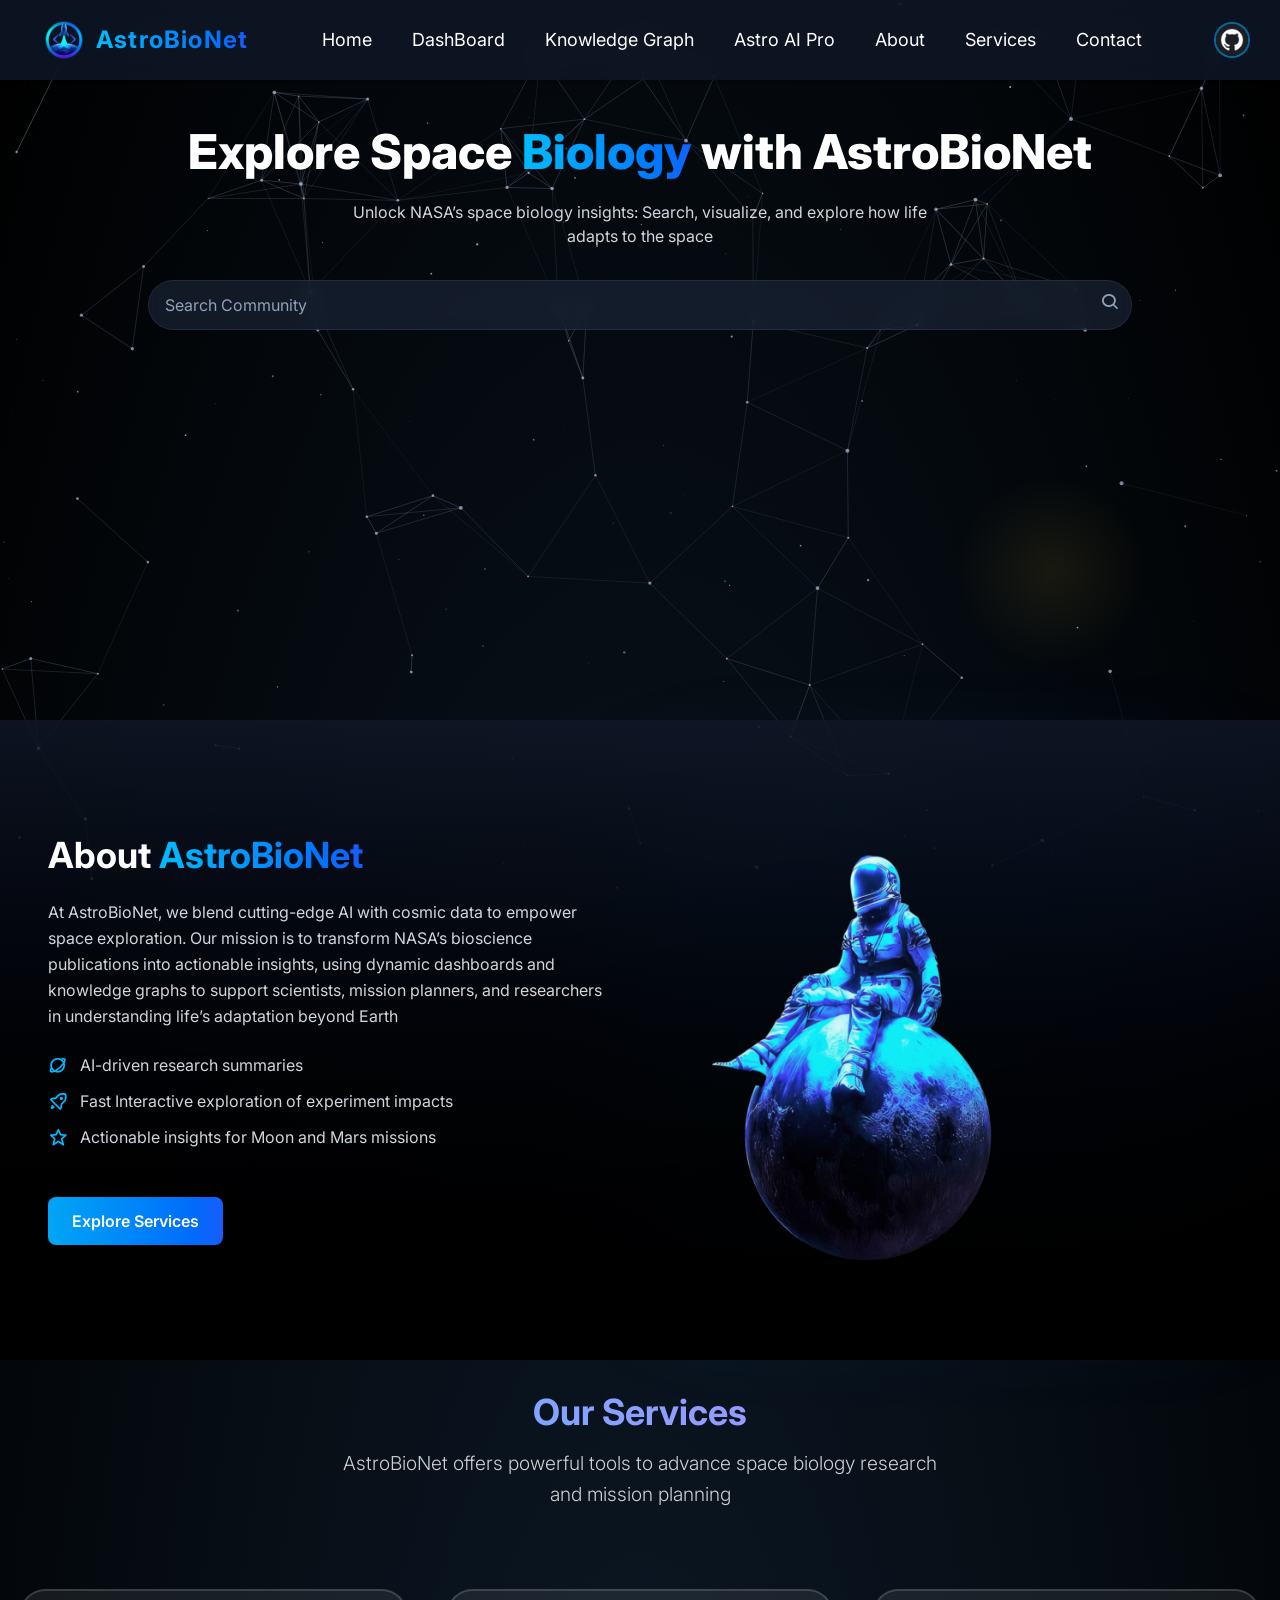
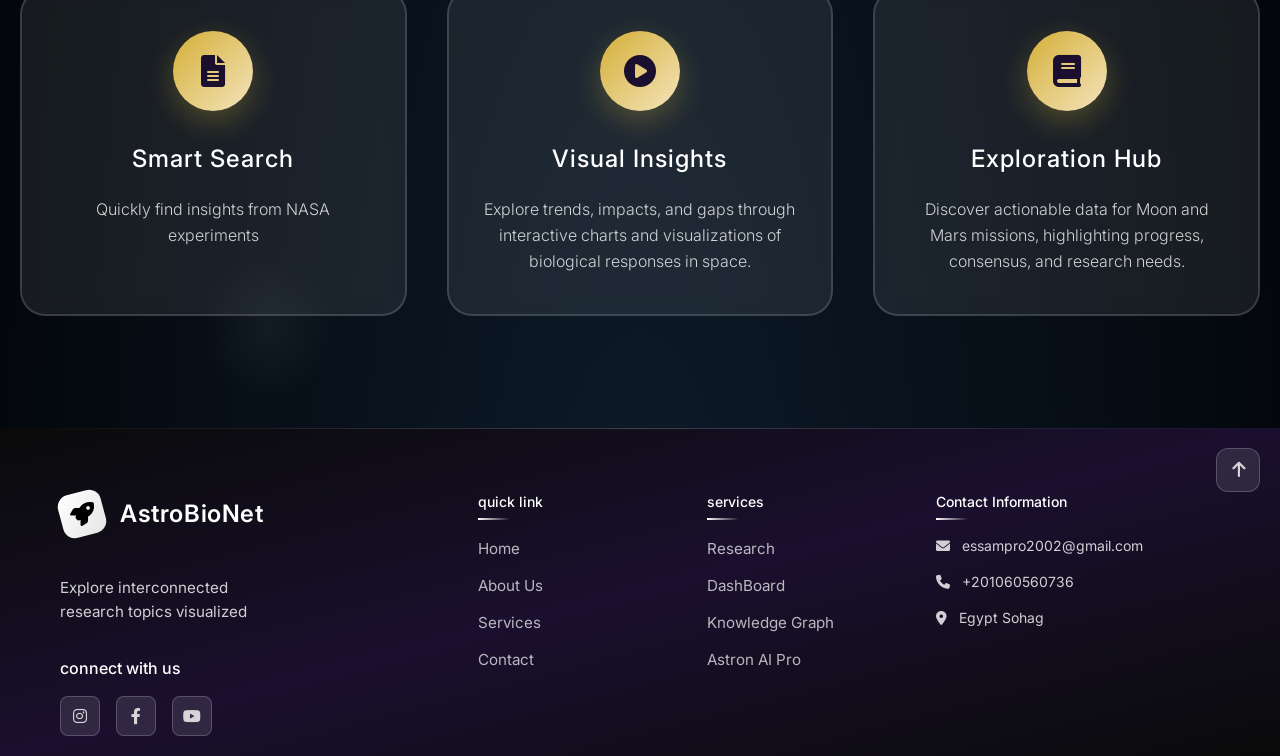
<file: index.html>
<!DOCTYPE html>
<html lang="en">

<head>
    <meta charset="UTF-8" />
    <meta name="viewport" content="width=device-width, initial-scale=1.0" />
    <title>AstroBioNet - Futuristic Space</title>
    <link href="https://fonts.googleapis.com/css2?family=Inter:wght@300;400;500;600;700&display=swap"
        rel="stylesheet" />
    <link href="https://unpkg.com/boxicons@2.1.4/css/boxicons.min.css" rel="stylesheet" />
    <link rel="stylesheet" href="https://cdnjs.cloudflare.com/ajax/libs/font-awesome/6.0.0/css/all.min.css">
    <link rel="stylesheet" href="dist/output.css" />

    <style>
        .sidenav {
            height: 100%;
            width: 280px;
            position: fixed;
            z-index: 200;
            top: 0;
            right: -280px;
            overflow-x: hidden;
            transition: right 0.4s ease;
            display: flex;
            flex-direction: column;
            background-color: rgba(0, 45, 56, 0.3);
            backdrop-filter: blur(10px);
            -webkit-backdrop-filter: blur(10px);
            border-left: 1px solid rgba(255, 255, 255, 0.1);
        }

        .sidenav.open {
            right: 0;
        }

        .sidenav-header {
            display: flex;
            align-items: center;
            justify-content: space-between;
            padding: 10px 25px;
            margin-bottom: 20px;
        }

        .sidenav-logo {
            font-size: 1.5rem;
            color: #fff;
            font-weight: bold;
        }

        .close-btn {
            font-size: 2rem;
            color: #8a91b4;
            text-decoration: none;
            transition: color 0.3s;
        }

        .close-btn:hover {
            color: #fff;
        }

        .sidenav-links {
            list-style: none;
            padding: 0 15px;
            flex-grow: 1;
        }

        .sidenav-links li a {
            padding: 15px 20px;
            text-decoration: none;
            font-size: 1rem;
            color: #a8b0d3;
            display: flex;
            align-items: center;
            border-radius: 12px;
            margin-bottom: 10px;
            transition: background-color 0.3s, color 0.3s;
        }

        .sidenav-links li a i {
            margin-right: 15px;
            width: 20px;
            text-align: center;
        }

        .sidenav-links li a:hover,
        .sidenav-links li a.active {
            background-color: #3b426e;
            color: #ffffff;
        }

        .logout-section {
            padding: 20px;
        }

        .logout-btn {
            display: flex;
            align-items: center;
            justify-content: center;
            width: 100%;
            padding: 15px;
            background-color: #fff;
            color: #272c4a;
            border: none;
            border-radius: 12px;
            font-size: 1rem;
            font-weight: 500;
            cursor: pointer;
        }

        .logout-btn i {
            margin-right: 10px;
        }
    </style>
</head>

<body class="text-white overflow-x-hidden">

    <div id="mySidenav" class="sidenav">
        <div class="sidenav-header">
            <span class="sidenav-logo">AstroBioNet</span>
            <a href="javascript:void(0)" class="close-btn" id="closeNavBtn">&times;</a>
        </div>
        <ul class="sidenav-links">
            <li><a href="#Home" class="active"><i class="bx bx-home"></i>Home</a></li>
            <li><a href="public/dashboard/index.html"><i class='bx bxs-dashboard'></i>DashBoard</a></li>
            <li><a href="public/knowledge_graph_pro/knowledge_g.html"><i class='bx bxl-graphql'></i>Knowledge Graph</a>
            </li>
            <li><a href="public/astro_agent/agentai.html"><i class='bx bxs-brain'></i>Astro AI Pro</a></li>
            <li><a href="#About"><i class="bx bx-info-circle"></i>About</a></li>
            <li><a href="#Services"><i class='bx bxs-server'></i>Services</a></li>
            <li><a href="#Contact"><i class="bx bx-envelope"></i>Contact</a></li>
        </ul>
        <div class="logout-section">
            <button class="logout-btn"><i class="fas fa-sign-out-alt"></i>Logout</button>
        </div>
    </div>

    <canvas id="stars-bg" class="background-canvas"></canvas>
    <canvas id="plexus-bg" class="background-canvas"></canvas>

    <div class="content-wrapper">
        <main>
            <header class="fixed top-0 left-0 w-full bg-gray-900/80 backdrop-blur-md text-white shadow z-50">
                <div class="max-w-8xl mx-auto px-4 sm:px-6 lg:px-8">
                    <div class="flex items-center justify-between h-16 py-10">
                        <div class="flex items-center">
                            <a href="index.html">
                                <img src="public/images/Logo.png" alt="Logo" class="h-16 w-16 object-contain" />
                            </a>
                            <a href="index.html">
                                <span
                                    class="text-2xl font-bold tracking-wider bg-clip-text text-transparent bg-gradient-to-r from-sky-400 to-blue-600">
                                    AstroBioNet
                                </span>
                            </a>
                        </div>

                        <nav class="hidden md:flex items-center space-x-10 text-lg">
                            <a href="#Home" class="hover:text-blue-400 transition">Home</a>
                            <a href="public/dashboard/index.html" class="hover:text-blue-400 transition">DashBoard</a>
                            <a href="public/knowledge_graph_pro/knowledge_g.html"
                                class="hover:text-blue-400 transition">Knowledge Graph</a>
                            <a href="public/astro_agent/agentai.html" class="hover:text-blue-400 transition">Astro AI
                                Pro</a>
                            <a href="#About" class="hover:text-blue-400 transition">About</a>
                            <a href="#Services" class="hover:text-blue-400 transition">Services</a>
                            <a href="#Contact" class="hover:text-blue-400 transition">Contact</a>
                        </nav>
                        <div class="hidden md:block">
                            <a href="#">
                                <img src="public/images/User.png" class="h-8 w-8 rounded-full ring-2 ring-sky-500/60"
                                    alt="Profile" />
                            </a>
                        </div>

                        <div class="md:hidden">
                            <button id="menu-btn" class="p-2 rounded hover:bg-gray-800 focus:outline-none">
                                <i class="bx bx-menu text-2xl cursor-pointer"></i>
                            </button>
                        </div>
                    </div>
                </div>
            </header>

            <section id="Home" class="flex flex-col items-center justify-top text-center pt-32 h-180">
                <h1 class="text-4xl sm:text-5xl font-extrabold mb-6">
                    <span class="whitespace-nowrap">
                        Explore Space <span
                            class="bg-clip-text text-transparent bg-gradient-to-r from-sky-400 to-blue-600">Biology
                        </span>
                    </span>
                    with AstroBioNet
                </h1>

                <p class="max-w-xl text-gray-300 mb-8">
                    Unlock NASA’s space biology insights: Search, visualize, and explore how life adapts to the space
                </p>
                <div class="container w-full max-w-5xl md:max-w-5xl">
                    <div class="box relative">
                        <input type="text" id="searchbox" placeholder="Search Community"
                            class="w-full bg-slate-800/60 backdrop-blur-sm border border-slate-600/30 rounded-full px-4 py-3 text-white placeholder-slate-400 focus:outline-none focus:ring-2 focus:ring-blue-500" />
                        <button id="searchBtn" class="absolute right-3 top-2.5 text-xl text-slate-400 hover:text-white">
                            <i class="bx bx-search"></i>
                        </button>

                        <ul id="list" class="hidden"></ul>
                    </div>
                </div>


            </section>

            <section id="About" class="relative py-20 bg-gradient-to-b from-gray-900/80 to-black">
                <div class="max-w-7xl mx-auto px-6 lg:px-12 grid grid-cols-1 md:grid-cols-2 gap-12 items-center">
                    <div class="space-y-6">
                        <h2 class="text-3xl sm:text-4xl font-bold">
                            About <span
                                class="bg-clip-text text-transparent bg-gradient-to-r from-sky-400 to-blue-600">AstroBioNet</span>
                        </h2>
                        <p class="text-gray-300 leading-relaxed">
                            At AstroBioNet, we blend cutting-edge AI with cosmic data to empower space exploration. Our
                            mission is to transform NASA’s bioscience publications into actionable insights, using
                            dynamic dashboards and knowledge graphs to support scientists, mission planners, and
                            researchers in understanding life’s adaptation beyond Earth
                        </p>
                        <ul class="space-y-3 text-gray-300">
                            <li class="flex items-center gap-3"><i class="bx bx-planet text-sky-400 text-xl"></i>
                                AI-driven research summaries</li>
                            <li class="flex items-center gap-3"><i class="bx bx-rocket text-sky-400 text-xl"></i> Fast
                                Interactive exploration of experiment impacts</li>
                            <li class="flex items-center gap-3"><i class="bx bx-star text-sky-400 text-xl"></i>
                                Actionable insights for Moon and Mars missions</li>
                        </ul>
                        <a href="#Services"
                            class="inline-block mt-6 px-6 py-3 bg-gradient-to-r from-sky-500 to-blue-600 rounded-lg font-semibold text-white shadow-lg hover:opacity-90 transition">
                            Explore Services
                        </a>
                    </div>
                    <div class="relative">
                        <div class="">
                            <img src="public/images/about.png" alt="About AstroBioNet"
                                class="max-h-100 md:max-h-120 object-contain animate-pulse" />
                        </div>
                        <div
                            class="absolute -inset-4 bg-gradient-to-r from-sky-500/30 to-blue-600/30 blur-3xl opacity-40 rounded-2xl -z-10">
                        </div>
                    </div>
                </div>
            </section>

            <section id="Services" class="space-services-section pb-10 md:pb-28">
                <div class="container">
                    <div class="section-header">
                        <h2
                            class="text-4xl font-bold bg-gradient-to-r from-sky-400 to-purple-400 bg-clip-text text-transparent mb-4 mt-8">
                            Our Services
                        </h2>
                        <p class="section-subtitle">AstroBioNet offers powerful tools to advance space biology research and mission planning</p>
                    </div>
                    <div class="services-grid">
                        <div class="service-card" data-service="1">
                            <div class="service-icon"><i class="fas fa-file-alt"></i></div>
                            <h3 class="service-title">Smart Search</h3>
                            <p class="service-description">Quickly find insights from NASA experiments</p>
                        </div>
                        <div class="service-card" data-service="2">
                            <div class="service-icon"><i class="fas fa-play-circle"></i></div>
                            <h3 class="service-title">Visual Insights</h3>
                            <p class="service-description">Explore trends, impacts, and gaps through interactive charts and visualizations of biological responses in space.</p>
                        </div>
                        <div class="service-card" data-service="3">
                            <div class="service-icon"><i class="fas fa-book"></i></div>
                            <h3 class="service-title">Exploration Hub</h3>
                            <p class="service-description"> Discover actionable data for Moon and Mars missions, highlighting progress, consensus, and research needs.</p>
                        </div>
                    </div>
                </div>
            </section>

            <footer id="Contact" class="spaceres-footer">
                <div class="footer-container">
                    <div class="footer-section logo-section">
                        <div class="logo-container">
                            <div class="logo-icon"><i class="fas fa-rocket"></i></div>
                            <h3 class="logo-text">AstroBioNet</h3>
                        </div>
                        <p class="logo-description">Explore interconnected<br> research topics visualized</p>
                        <div class="connect-section">
                            <h4 class="connect-title">connect with us</h4>
                            <div class="social-links">
                                <a href="#" class="social-link" aria-label="Instagram"><i
                                        class="fab fa-instagram"></i></a>
                                <a href="#" class="social-link" aria-label="Facebook"><i
                                        class="fab fa-facebook-f"></i></a>
                                <a href="#" class="social-link" aria-label="YouTube"><i class="fab fa-youtube"></i></a>
                            </div>
                        </div>
                    </div>
                    <div class="footer-section">
                        <h4 class="section-title-footer">quick link</h4>
                        <ul class="footer-links">
                            <li><a href="#Home" class="footer-link">Home</a></li>
                            <li><a href="#About" class="footer-link">About Us</a></li>
                            <li><a href="#Services" class="footer-link">Services</a></li>
                            <li><a href="#Contact" class="footer-link">Contact</a></li>
                        </ul>
                    </div>
                    <div class="footer-section">
                        <h4 class="section-title-footer">services</h4>
                        <ul class="footer-links">
                            <li><a href="public/searchpro/pagsearch.html" class="footer-link">Research</a></li>
                            <li><a href="public/dashboard/index.html" class="footer-link">DashBoard</a></li>
                            <li><a href="public/knowledge_graph_pro/knowledge_g.html" class="footer-link">Knowledge
                                    Graph</a></li>
                            <li><a href="public/astro_agent/agentai.html" class="footer-link">Astron AI Pro</a></li>
                        </ul>
                    </div>
                    <div class="footer-section contact-section">
                        <h4 class="section-title-footer">Contact Information</h4>
                        <div class="contact-info">
                            <div class="contact-item"><i class="fas fa-envelope contact-icon"></i><span
                                    class="contact-text">essampro2002@gmail.com</span></div>
                            <div class="contact-item"><i class="fas fa-phone contact-icon"></i><span
                                    class="contact-text">+201060560736</span></div>
                            <div class="contact-item"><i class="fas fa-map-marker-alt contact-icon"></i><span
                                    class="contact-text">Egypt Sohag </span></div>
                        </div>
                    </div>
                </div>
                <div class="back-to-top">
                    <button class="back-to-top-btn" onclick="scrollToTop()" aria-label="Back to top">
                        <i class="fas fa-arrow-up"></i>
                    </button>
                </div>
            </footer>
        </main>
    </div>
    <script src="public/script.js"></script>
</body>

</html>
</file>
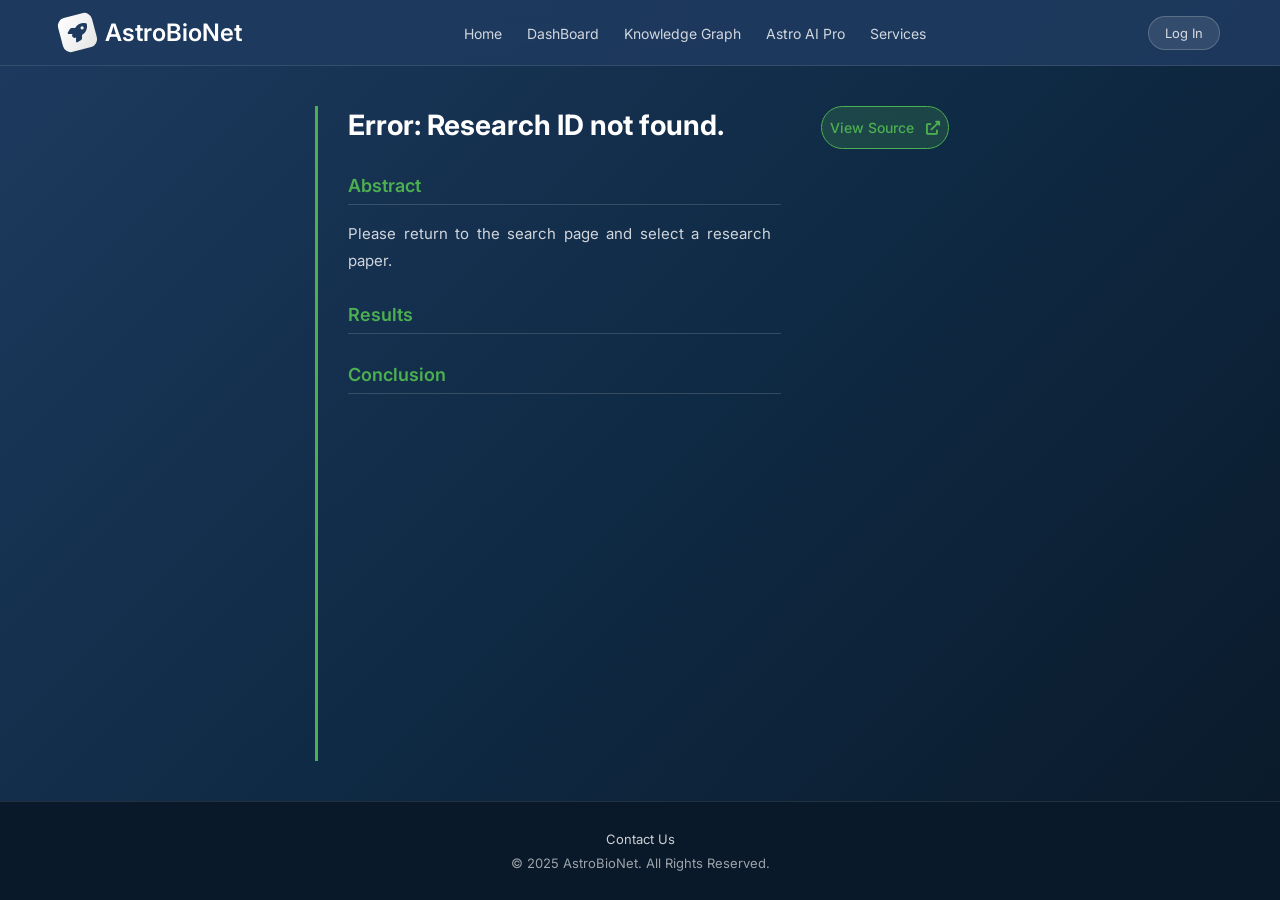
<file: public/searchpro/details.html>
<!DOCTYPE html>
<html lang="en" dir="ltr">

<head>
    <meta charset="UTF-8">
    <meta name="viewport" content="width=device-width, initial-scale=1.0" />
    <title>تفاصيل البحث</title>

    <link href="https://fonts.googleapis.com/css2?family=Inter:wght@300;400;500;600;700&display=swap"
        rel="stylesheet" />
    <link href="https://cdnjs.cloudflare.com/ajax/libs/font-awesome/6.0.0/css/all.min.css" rel="stylesheet">
    <link href="https://unpkg.com/boxicons@2.1.4/css/boxicons.min.css" rel="stylesheet" />


    <style>
        /* CSS مشترك من الصفحة الرئيسية */
        * {
            margin: 0;
            padding: 0;
            box-sizing: border-box;
        }

        body {
            font-family: "Inter", sans-serif;
            background: linear-gradient(135deg, #1e3a5f 0%, #0f2a44 50%, #0a1929 100%);
            color: #ffffff;
            min-height: 100vh;
            display: flex;
            flex-direction: column;
        }


        .header {
            background: rgba(30, 58, 95, 0.9);
            backdrop-filter: blur(10px);
            border-bottom: 1px solid rgba(255, 255, 255, 0.1);
            padding: 15px 0;
            position: sticky;
            top: 0;
            left: 0;
            right: 0;
            z-index: 100;
        }

        .header-container {
            max-width: 1200px;
            margin: 0 auto;
            padding: 0 20px;
            display: flex;
            align-items: center;
            justify-content: space-between;
        }

        .logo {
            display: flex;
            align-items: center;
            gap: 10px;
            text-decoration: none;
        }

        .logo-icon {
            width: 35px;
            height: 35px;
            background: linear-gradient(135deg, #ffffff, #e5e5e5);
            border-radius: 8px;
            display: flex;
            align-items: center;
            justify-content: center;
            transform: rotate(-15deg);
        }

        .logo-icon i {
            color: #1e3a5f;
            font-size: 1.2rem;
            transform: rotate(15deg);
        }

        .logo-text {
            font-size: 1.5rem;
            font-weight: 600;
            color: #ffffff;
        }

        /* ✨ CSS الجديد للهيدر والقائمة ✨ */
        .main-nav {
            display: flex;
            align-items: center;
            gap: 25px;
        }

        .nav-links {
            display: flex;
            gap: 25px;
            list-style: none;
        }

        .nav-links a {
            color: rgba(255, 255, 255, 0.8);
            text-decoration: none;
            font-size: 14px;
            transition: color 0.3s ease;
        }

        .nav-links a:hover {
            color: #ffffff;
        }

        .login-btn {
            background: rgba(255, 255, 255, 0.1);
            border: 1px solid rgba(255, 255, 255, 0.2);
            padding: 8px 16px;
            border-radius: 20px;
            color: rgba(255, 255, 255, 0.8);
            text-decoration: none;
            font-size: 13px;
            transition: all 0.3s ease;
        }

        .login-btn:hover {
            background: rgba(255, 255, 255, 0.2);
            color: #ffffff;
        }

        .hamburger-menu {
            display: none;
            font-size: 1.5rem;
            background: none;
            border: none;
            color: #ffffff;
            cursor: pointer;
        }

        /* ✨ CSS الجديد لصفحة التفاصيل ✨ */
        .main-content {
            display: flex;
            max-width: 1200px;
            margin: 40px auto;
            padding: 0 20px;
            gap: 40px;
            flex-grow: 1;
        }

        .research-details {
            flex: 3;
            /* مساحة المحتوى */
            border-left: 3px solid #4CAF50;
            padding-left: 30px;
        }

        .sidebar {
            flex: 1;
            /* مساحة الشريط الجانبي */
            position: sticky;
            top: 100px;
            align-self: flex-start;
        }

        #research-title {
            font-size: 28px;
            line-height: 1.4;
            color: #ffffff;
            margin-bottom: 8px;
        }

        #research-field {
            font-size: 14px;
            color: rgba(255, 255, 255, 0.6);
            margin-bottom: 30px;
        }

        .section {
            margin-bottom: 30px;
        }

        .section h2 {
            font-size: 18px;
            color: #4CAF50;
            font-weight: 600;
            margin: 0;
        }

        .section hr {
            border: none;
            height: 1px;
            background-color: rgba(255, 255, 255, 0.15);
            margin: 8px 0 15px 0;
        }

        .section p {
            font-size: 15px;
            line-height: 1.8;
            color: rgba(255, 255, 255, 0.8);
            text-align: justify;
            padding-right: 10px;
        }


        .sidebar .button {
            display: block;
            background: rgba(76, 175, 80, 0.2);
            border: 1px solid #4CAF50;
            color: #4CAF50;
            padding: 12px 0px;
            border-radius: 25px;
            text-align: center;
            text-decoration: none;
            font-weight: 500;
            font-size: 14px;
            transition: all 0.3s ease;
            width: 8rem;
        }

        .sidebar .button:hover {
            background: rgba(76, 175, 80, 0.3);
            color: #5dc961;
        }

        .sidebar .button i {
            margin-left: 8px;
        }

        /* ✨ كود الـ Footer الجديد ✨ */
        .site-footer {
            text-align: center;
            padding: 25px 20px;
            margin-top: auto;
            background-color: #0a1929;
            border-top: 1px solid rgba(255, 255, 255, 0.1);
            font-size: 13px;
            color: rgba(255, 255, 255, 0.6);
        }

        .site-footer p {
            margin: 0;
            padding: 4px 0;
        }

        .site-footer a {
            color: rgba(255, 255, 255, 0.8);
            text-decoration: none;
        }

        .site-footer a:hover {
            text-decoration: underline;
        }

        /* ✨ CSS القائمة الجانبية للهاتف ✨ */
        .sidenav {
            height: 100%;
            width: 280px;
            position: fixed;
            z-index: 200;
            top: 0;
            right: -280px;
            background-color: rgba(0, 45, 56, 0.3);
            backdrop-filter: blur(10px);
            border-left: 1px solid rgba(255, 255, 255, 0.1);
            overflow-x: hidden;
            transition: right 0.4s ease;
            padding-top: 5px;
            display: flex;
            flex-direction: column;
        }

        .sidenav.open {
            right: 0;
        }

        .sidenav-header {
            display: flex;
            align-items: center;
            justify-content: space-between;
            padding: 10px 25px;
            margin-bottom: 20px;
        }

        .sidenav-logo {
            font-size: 1.5rem;
            color: #fff;
            font-weight: bold;
        }

        .close-btn {
            font-size: 2rem;
            color: #8a91b4;
            text-decoration: none;
            transition: color 0.3s;
        }

        .close-btn:hover {
            color: #fff;
        }

        .sidenav-links {
            list-style: none;
            padding: 0 15px;
            flex-grow: 1;
        }

        .sidenav-links li a {
            padding: 15px 20px;
            text-decoration: none;
            font-size: 1rem;
            color: #a8b0d3;
            display: flex;
            align-items: center;
            border-radius: 12px;
            margin-bottom: 10px;
            transition: background-color 0.3s, color 0.3s;
        }

        .sidenav-links li a i {
            margin-right: 15px;
            width: 20px;
            text-align: center;
        }

        .sidenav-links li a:hover,
        .sidenav-links li a.active {
            background-color: #3b426e;
            color: #ffffff;
        }

        .logout-section {
            padding: 20px;
        }

        .logout-btn {
            display: flex;
            align-items: center;
            justify-content: center;
            width: 100%;
            padding: 15px;
            background-color: #fff;
            color: #272c4a;
            border: none;
            border-radius: 12px;
            font-size: 1rem;
            font-weight: 500;
            cursor: pointer;
        }

        .logout-btn i {
            margin-right: 10px;
        }

        /* ✨ كود التوافق مع الشاشات الصغيرة (الهواتف) ✨ */
        @media (max-width: 992px) {

            .nav-links,
            .login-btn {
                display: none;
            }

            .hamburger-menu {
                display: block;
            }
        }

        @media (max-width: 768px) {
            .main-content {
                flex-direction: column;
                gap: 20px;
                padding: 0 15px;
                margin-top: 20px;
            }

            .sidebar {
                position: static;
                order: -1;
                margin-bottom: 20px;
            }

            .sidebar .button {
                width: 100%;
            }

            .research-details {
                padding-left: 15px;
            }

            #research-title {
                font-size: 22px;
            }

            .sidebar .button {
                width: 8rem;
            }
        }
    </style>
</head>

<body>
    <div id="mySidenav" class="sidenav">
        <div class="sidenav-header">
            <span class="sidenav-logo">AstroBioNet</span>
            <a href="javascript:void(0)" class="close-btn" id="closeNavBtn">&times;</a>
        </div>
        <ul class="sidenav-links">
            <li><a href="#Home" class="active"><i class="bx bx-home"></i>Home</a></li>
            <li><a href="../dashboard/index.html"><i class='bx bxs-dashboard'></i>DashBoard</a></li>
            <li><a href="../knowledge_graph_pro/knowledge_g.html"><i class='bx bxl-graphql'></i>Knowledge Graph</a></li>
            <li><a href="../astro_agent/agentai.html"><i class='bx bxs-brain'></i>Astro AI Pro</a></li>
        </ul>
        <div class="logout-section">
            <button class="logout-btn"><i class="fas fa-sign-out-alt"></i>Logout</button>
        </div>
    </div>

    <header class="header">
        <div class="header-container">
            <a href="pagsearch.html" class="logo">
                <div class="logo-icon"><i class="fas fa-rocket"></i></div>
                <span class="logo-text">AstroBioNet</span>
            </a>
            <ul class="nav-links">
                <li><a href="/index.html">Home</a></li>
                <li><a href="../dashboard/index.html">DashBoard</a></li>
                <li><a href="../knowledge_graph_pro/knowledge_g.html">Knowledge Graph</a></li>
                <li><a href="../astro_agent/agentai.html">Astro AI Pro</a></li>
                <li><a href="/index.html#Services">Services</a></li>
            </ul>

            <a href="#" class="login-btn">Log In</a>

            <button class="hamburger-menu" id="openNavBtn">
                <i class="fas fa-bars"></i>
            </button>
        </div>
    </header>

    <main class="main-content">
        <div class="research-details">
            <h1 id="research-title">Loading...</h1>
            <div id="research-field"></div>

            <div class="section">
                <h2>Abstract</h2>
                <hr>
                <p id="research-abstract"></p>
            </div>

            <div class="section">
                <h2>Results</h2>
                <hr>
                <p id="research-results"></p>
            </div>

            <div class="section">
                <h2>Conclusion</h2>
                <hr>
                <p id="research-conclusion"></p>
            </div>
        </div>

        <aside class="sidebar">
            <a id="original-link-sidebar" href="#" target="_blank" class="button">
                View Source <i class="fas fa-external-link-alt"></i>
            </a>
        </aside>
    </main>

    <footer class="site-footer">
        <p><a href="mailto:contact@AstroBioNet.com">Contact Us</a></p>
        <p>&copy; 2025 AstroBioNet. All Rights Reserved.</p>
    </footer>

    <script src="details.js"></script>
    <script>
        // ✨ جافاسكريبت جديد لتشغيل القائمة الجانبية ✨
        const openNavBtn = document.getElementById('openNavBtn');
        const closeNavBtn = document.getElementById('closeNavBtn');
        const sidenav = document.getElementById('mySidenav');

        openNavBtn.addEventListener('click', () => {
            sidenav.classList.add('open');
        });

        closeNavBtn.addEventListener('click', () => {
            sidenav.classList.remove('open');
        });
    </script>
</body>

</html>
</file>
